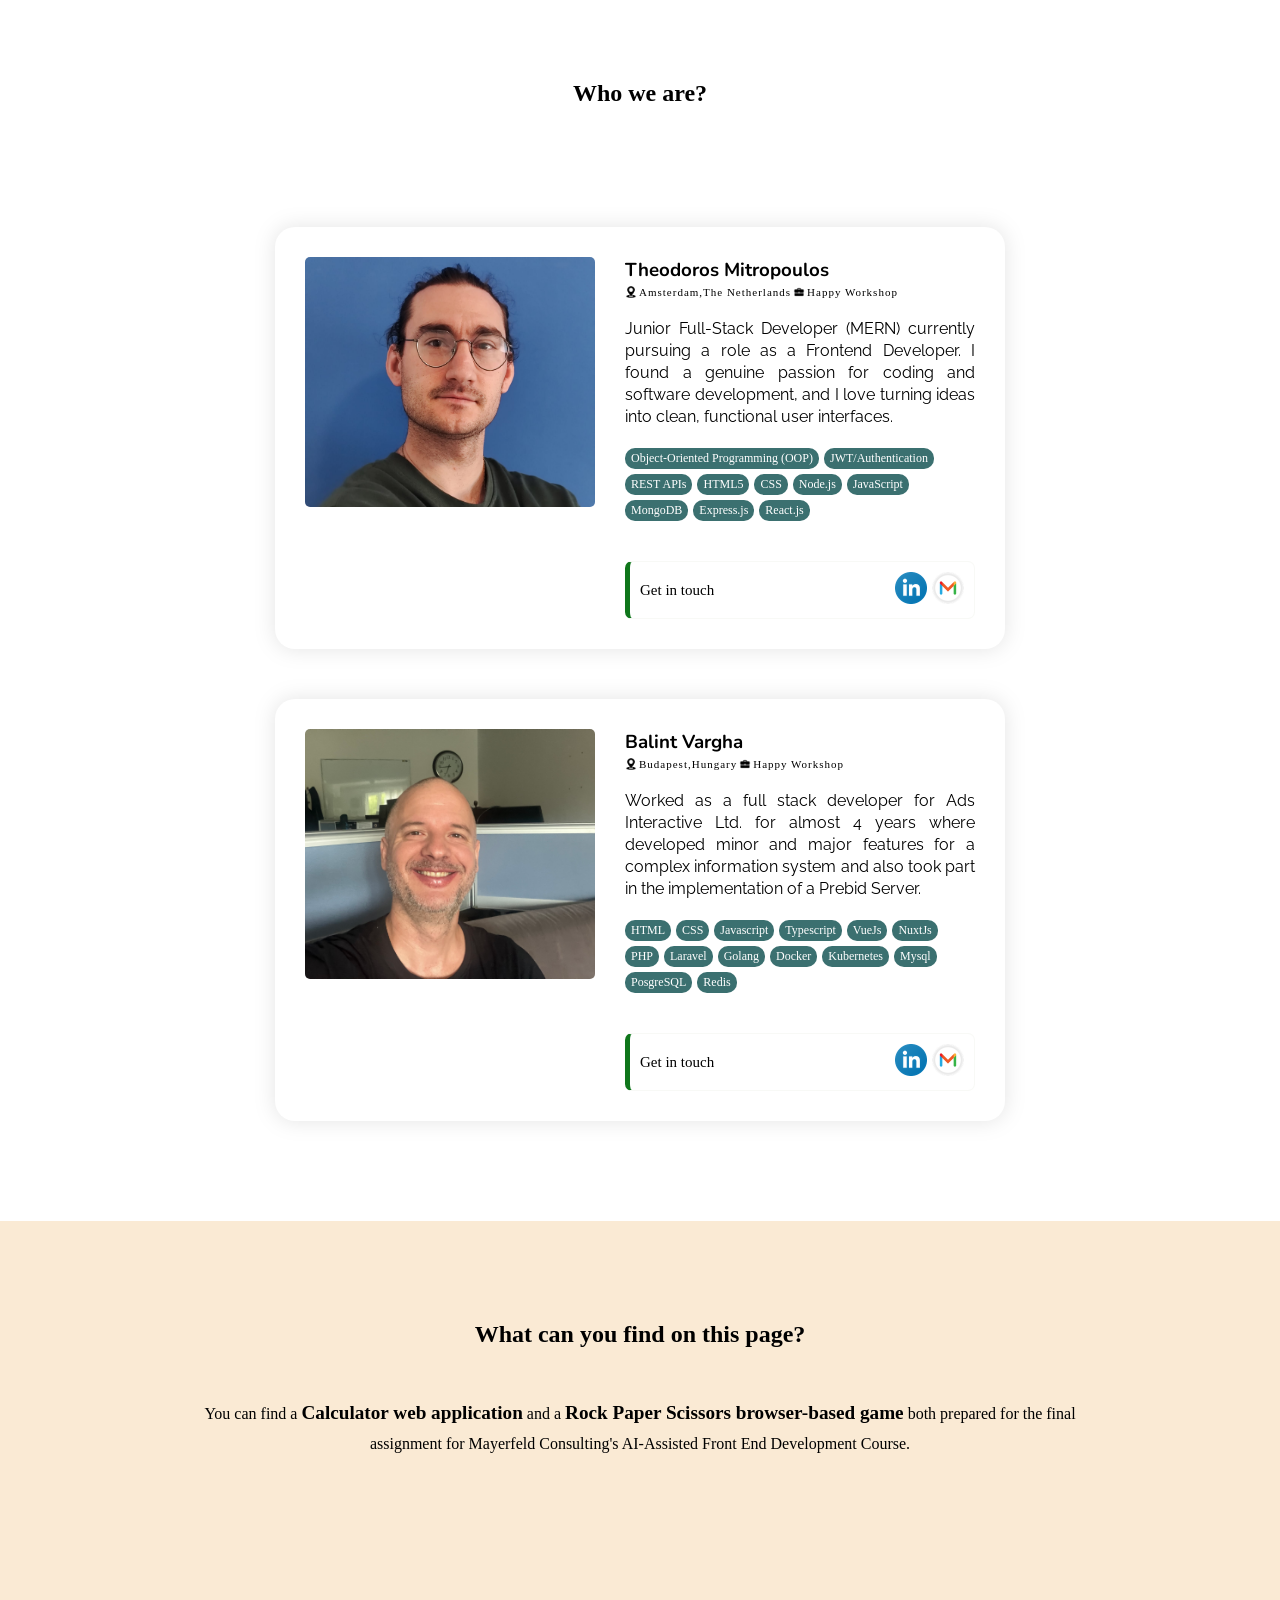
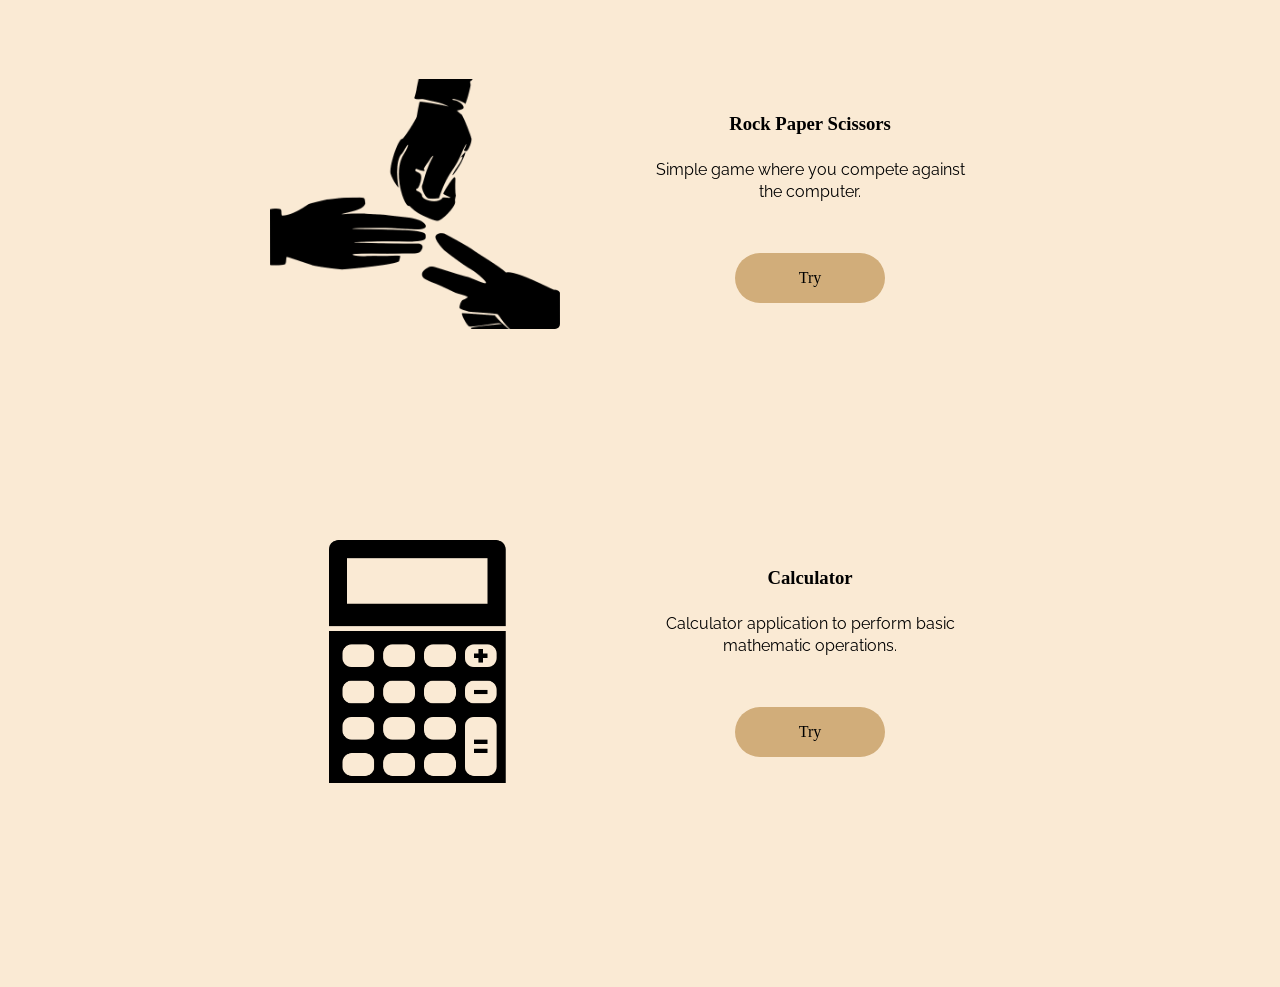
<file: index.html>
<!doctype html>
<html lang="en">
  <head>
    <meta charset="utf-8" />
    <title>Home</title>
    <meta name="viewport" content="width=device-width, initial-scale=1.0" />
    <link rel="stylesheet" type="text/css" href="css/home.style.css" />
    <link
      rel="stylesheet"
      href="https://fonts.googleapis.com/css?family=Nunito:400,600|Raleway:400,600"
    />
  </head>
  <body id="index">
    <section class="who-we-are">
      <h1>Who we are?</h1>
      <div class="personal-cards">
        <div class="personal-card">
          <picture class="card-picture"
            ><img class="theodor" src="assets/theodor.jpg"
          /></picture>
          <article class="card-information">
            <div class="card-header">
              <h3>Theodoros Mitropoulos</h3>
              <address>
                <img class="icon" src="assets/location.png" /><span
                  class="header-subtitle"
                  >Amsterdam,The Netherlands</span
                ><img class="icon" src="assets/briefcase.png" /><span
                  class="header-subtitle"
                  >Happy Workshop</span
                >
              </address>
            </div>
            <p>
              Junior Full-Stack Developer (MERN) currently pursuing a role as a
              Frontend Developer. I found a genuine passion for coding and
              software development, and I love turning ideas into clean,
              functional user interfaces.
            </p>
            <ul class="horizontal-list">
              <li class="skill">Object-Oriented Programming (OOP)</li>
              <li class="skill">JWT/Authentication</li>
              <li class="skill">REST APIs</li>
              <li class="skill">HTML5</li>
              <li class="skill">CSS</li>
              <li class="skill">Node.js</li>
              <li class="skill">JavaScript</li>
              <li class="skill">MongoDB</li>
              <li class="skill">Express.js</li>
              <li class="skill">React.js</li>
            </ul>
            <div class="card-footer">
              <span class="get-in-touch">Get in touch</span>
              <ul class="horizontal-list">
                <a href="https://www.linkedin.com/in/theodoros-webdeveloper/"
                  ><img class="icon" src="assets/linkedin.png"
                /></a>
                <a href="mailto:theodor.mitropoulos@yahoo.com"
                  ><img class="icon" src="assets/gmail.png"
                /></a>
              </ul>
            </div>
          </article>
        </div>
        <div class="personal-card">
          <picture class="card-picture"
            ><img src="assets/balint.jpeg"
          /></picture>
          <article class="card-information">
            <div class="card-header">
              <h3>Balint Vargha</h3>
              <address>
                <img class="icon" src="assets/location.png" /><span
                  class="header-subtitle"
                  >Budapest,Hungary</span
                ><img class="icon" src="assets/briefcase.png" /><span
                  class="header-subtitle"
                  >Happy Workshop</span
                >
              </address>
            </div>
            <p>
              Worked as a full stack developer for Ads Interactive Ltd. for
              almost 4 years where developed minor and major features for a
              complex information system and also took part in the
              implementation of a Prebid Server.
            </p>

            <ul class="horizontal-list">
              <li class="skill">HTML</li>
              <li class="skill">CSS</li>
              <li class="skill">Javascript</li>
              <li class="skill">Typescript</li>
              <li class="skill">VueJs</li>
              <li class="skill">NuxtJs</li>
              <li class="skill">PHP</li>
              <li class="skill">Laravel</li>
              <li class="skill">Golang</li>
              <li class="skill">Docker</li>
              <li class="skill">Kubernetes</li>
              <li class="skill">Mysql</li>
              <li class="skill">PosgreSQL</li>
              <li class="skill">Redis</li>
            </ul>
            <div class="card-footer">
              <span class="get-in-touch">Get in touch</span>
              <ul class="horizontal-list">
                <a href="https://www.linkedin.com/in/bálint-vargha-785854396/"
                  ><img class="icon" src="assets/linkedin.png"
                /></a>
                <a href="mailto:varghabalint@gmail.com"
                  ><img class="icon" src="assets/gmail.png"
                /></a>
              </ul>
            </div>
          </article>
        </div>
      </div>
    </section>
    <section class="whats-on-the-page">
      <div class="whats-on-the-page-banner">
        <h1>What can you find on this page?</h1>
        <p>
          You can find a
          <span class="accent">Calculator web application</span> and a
          <span class="accent">Rock Paper Scissors browser-based game</span>
          both prepared for the final assignment for Mayerfeld Consulting's
          AI-Assisted Front End Development Course.
        </p>
      </div>
      <div class="app-cards">
        <div class="app-card">
          <picture class="app-card-picture"
            ><img src="assets/rpsImage.png"
          /></picture>
          <article class="app-card-information">
            <div class="app-card-header">
              <h3>Rock Paper Scissors</h3>
              <p class="app-card-description">
                Simple game where you compete against the computer.
              </p>
            </div>
            <a href="pages/rock-paper-scissors.html" class="app-card-action"
              >Try</a
            >
          </article>
        </div>

        <div class="app-card">
          <picture class="app-card-picture"
            ><img src="assets/calculatorImage.png"
          /></picture>
          <article class="app-card-information">
            <div class="app-card-header">
              <h3>Calculator</h3>
              <p class="app-card-description">
                Calculator application to perform basic mathematic operations.
              </p>
            </div>
            <a href="pages/calculator.html" class="app-card-action">Try</a>
          </article>
        </div>
      </div>
    </section>
  </body>
</html>
</file>
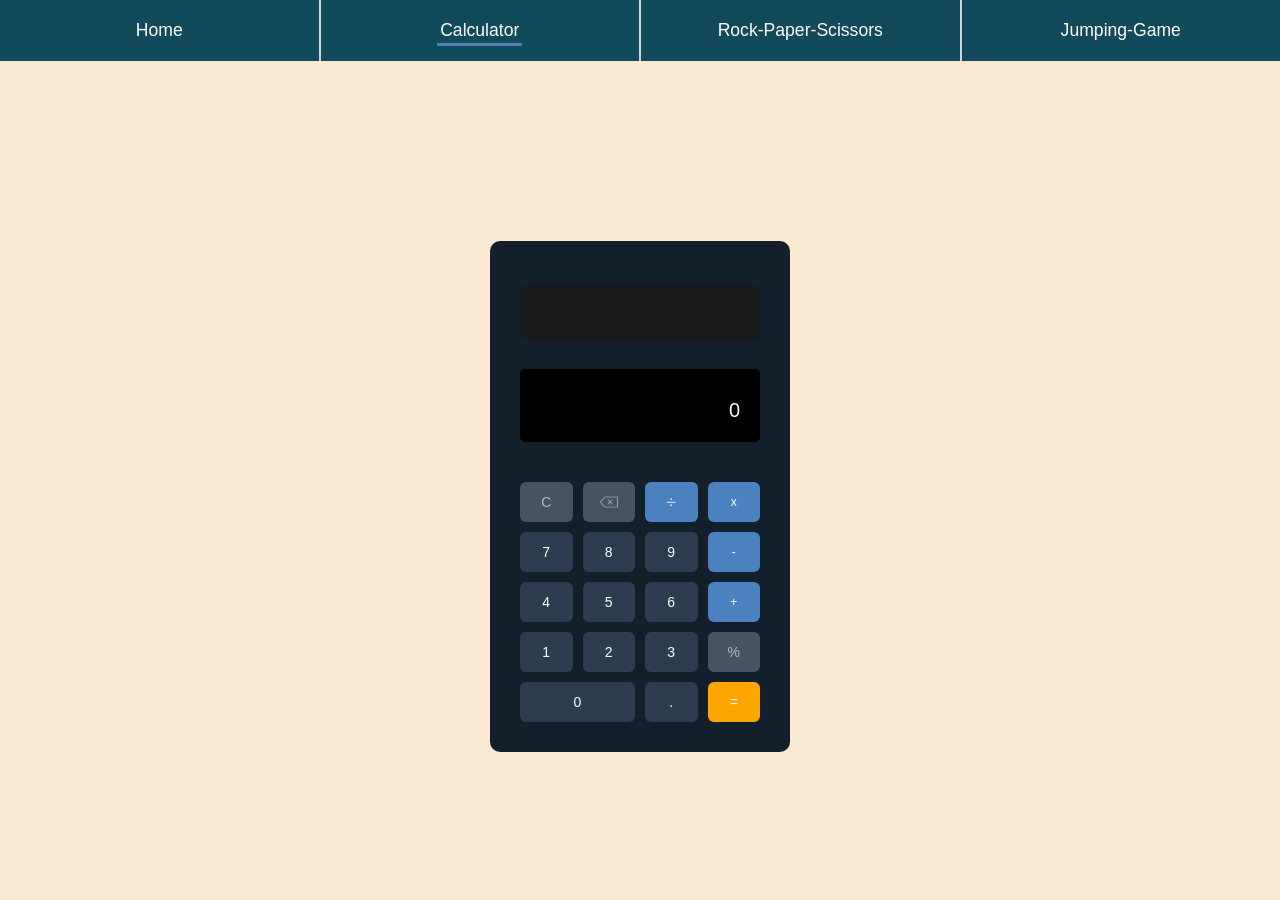
<file: pages/calculator.html>
<!doctype html>
<html lang="en">
  <head>
    <meta charset="UTF-8" />
    <meta name="viewport" content="width=device-width, initial-scale=1.0" />
    <link rel="stylesheet" type="text/css" href="../css/calculator.style.css" />
    <title>Calculator</title>
    <script src="../js/common.js" defer></script>
    <script src="../js/calculator.js" defer></script>
  </head>
  <body>
    <header>
      <nav class="nav-container">
        <div class="nav-menu">
          <ul class="nav-links">
            <li><a href="../index.html">Home</a></li>
            <li><a href="./calculator.html" class="active">Calculator</a></li>
            <li>
              <a href="./rock-paper-scissors.html">Rock-Paper-Scissors</a>
            </li>
            <li><a href="./jumping-game.html">Jumping-Game</a></li>
          </ul>
        </div>
      </nav>
    </header>
    <!-- Calculator Body -->
    <main>
      <!-- Calculator Screen -->
      <section id="screensContainer">
        <!-- First screen to save from '12+5' the '12+'-->
        <label for="firstScreen"></label>
        <input id="firstScreen" readonly type="text" title="screen" />
        <!-- Second screen to save from '12+5' the '5'-->
        <label for="secondScreen"></label>
        <input
          id="secondScreen"
          readonly
          type="text"
          title="screen"
          placeholder="0"
        />
      </section>
      <!-- Calculator main body // Buttons container -->
      <section id="buttonsContainer">
        <!-- First row buttons container -->
        <div id="firstRowBtns">
          <button type="button" class="globalOp" onclick="clearScreen()">
            C
          </button>
          <button type="button" class="globalOp" onclick="deleteInput()">
            <img
              class="grayImage"
              src="../assets/delete-btn-icon.png"
              alt="delete button"
              width="10"
            />
          </button>
          <button type="button" class="operator" onclick="addOperate('/')">
            <img
              class="whiteImage"
              src="../assets/divide-btn-icon.png"
              alt="divide button"
              width="10"
            />
          </button>
          <button type="button" class="operator" onclick="addOperate('*')">
            x
          </button>
        </div>
        <!-- Second row buttons container -->
        <div id="secondRowBtns">
          <button type="button" onclick="addNumber(7)">7</button>
          <button type="button" onclick="addNumber(8)">8</button>
          <button type="button" onclick="addNumber(9)">9</button>
          <button type="button" class="operator" onclick="addOperate('-')">
            -
          </button>
        </div>
        <!-- Third row buttons container -->
        <div id="thirdRowBtns">
          <button type="button" onclick="addNumber(4)">4</button>
          <button type="button" onclick="addNumber(5)">5</button>
          <button type="button" onclick="addNumber(6)">6</button>
          <button type="button" class="operator" onclick="addOperate('+')">
            +
          </button>
        </div>
        <!-- Fourth row buttons container -->
        <div id="fourthRowBtns">
          <button type="button" onclick="addNumber(1)">1</button>
          <button type="button" onclick="addNumber(2)">2</button>
          <button type="button" onclick="addNumber(3)">3</button>
          <button type="button" class="globalOp" onclick="transform()">
            %
          </button>
        </div>
        <!-- Fifth row buttons container -->
        <div id="fifthRowBtns">
          <button type="button" onclick="addNumber(0)">0</button>
          <button type="button" class="single" onclick="addDecimal('.')">.</button>
          <button type="button" class="single calcOperator" onclick="operate()">
            =
          </button>
        </div>
      </section>
    </main>
  </body>
</html>
</file>
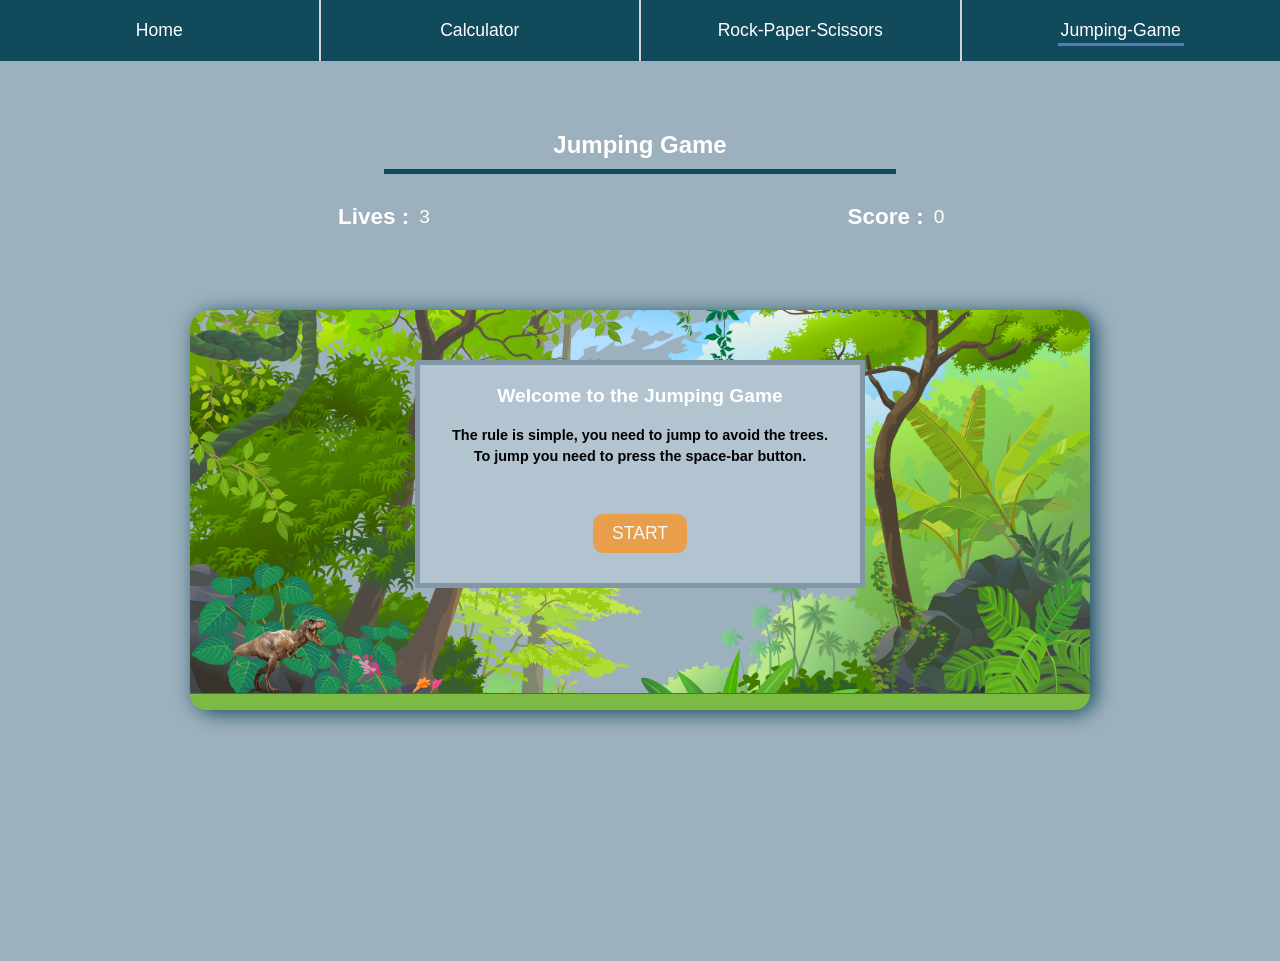
<file: pages/jumping-game.html>
<!doctype html>
<html lang="en">
  <head>
    <meta charset="UTF-8" />
    <meta name="viewport" content="width=device-width, initial-scale=1.0" />
    <title>Jumping Game</title>
    <link
      rel="stylesheet"
      type="text/css"
      href="../css/jumping-game.style.css"
    />
    <script src="../js/common.js" defer></script>
    <script src="../js/jumping-game.js" defer></script>
  </head>
  <body id="jumping-game">
    <header>
      <nav class="nav-container">
        <div class="nav-menu">
          <ul class="nav-links">
            <li><a href="../index.html">Home</a></li>
            <li><a href="./calculator.html" class="active">Calculator</a></li>
            <li>
              <a href="./rock-paper-scissors.html">Rock-Paper-Scissors</a>
            </li>
            <li><a href="./jumping-game.html">Jumping-Game</a></li>
          </ul>
        </div>
      </nav>
    </header>
    <section class="gameWindow">
      <h1 id="game-title">Jumping Game</h1>
      <div id="info-board">
        <div id="lifes-container">
          <h3>Lives :</h3>
          <p id="lives"></p>
        </div>
        <div id="score-container">
          <h3>Score :</h3>
          <p id="score"></p>
        </div>
      </div>
      <div id="end-game-board">
        <h3>GAME OVER</h3>
        <p>Final Score</p>
        <p>0</p>
        <button type="button">RESTART GAME</button>
      </div>
      <div class="gameCanvas">
        <div id="starting-board">
          <h2 id="greeting-text">Welcome to the Jumping Game</h2>
          <p id="guide-text1">
            The rule is simple, you need to jump to avoid the trees.
          </p>
          <p id="guide-text2">
            To jump you need to press the space-bar button.
          </p>
          <button id="start-btn" type="button" onclick="startGame()">
            START
          </button>
        </div>
        <div id="player"><img src="../assets/player.png" /></div>
        <div class="gameBase"></div>
        <div class="gameTerrain"></div>
      </div>
      <div id="control-container">
        <button
          id="resume-btn-container"
          class="btn-container"
          onclick="startGame()"
        >
          <img
            id="resume-btn"
            class="btn-image"
            src="../assets/play-button-icon.png"
          />
        </button>
        <button
          id="pause-btn-container"
          class="btn-container"
          onclick="pauseGame()"
        >
          <img
            id="pause-btn"
            class="btn-image"
            src="../assets/pause-button-icon.png"
          />
        </button>
      </div>
    </section>
  </body>
</html>
</file>
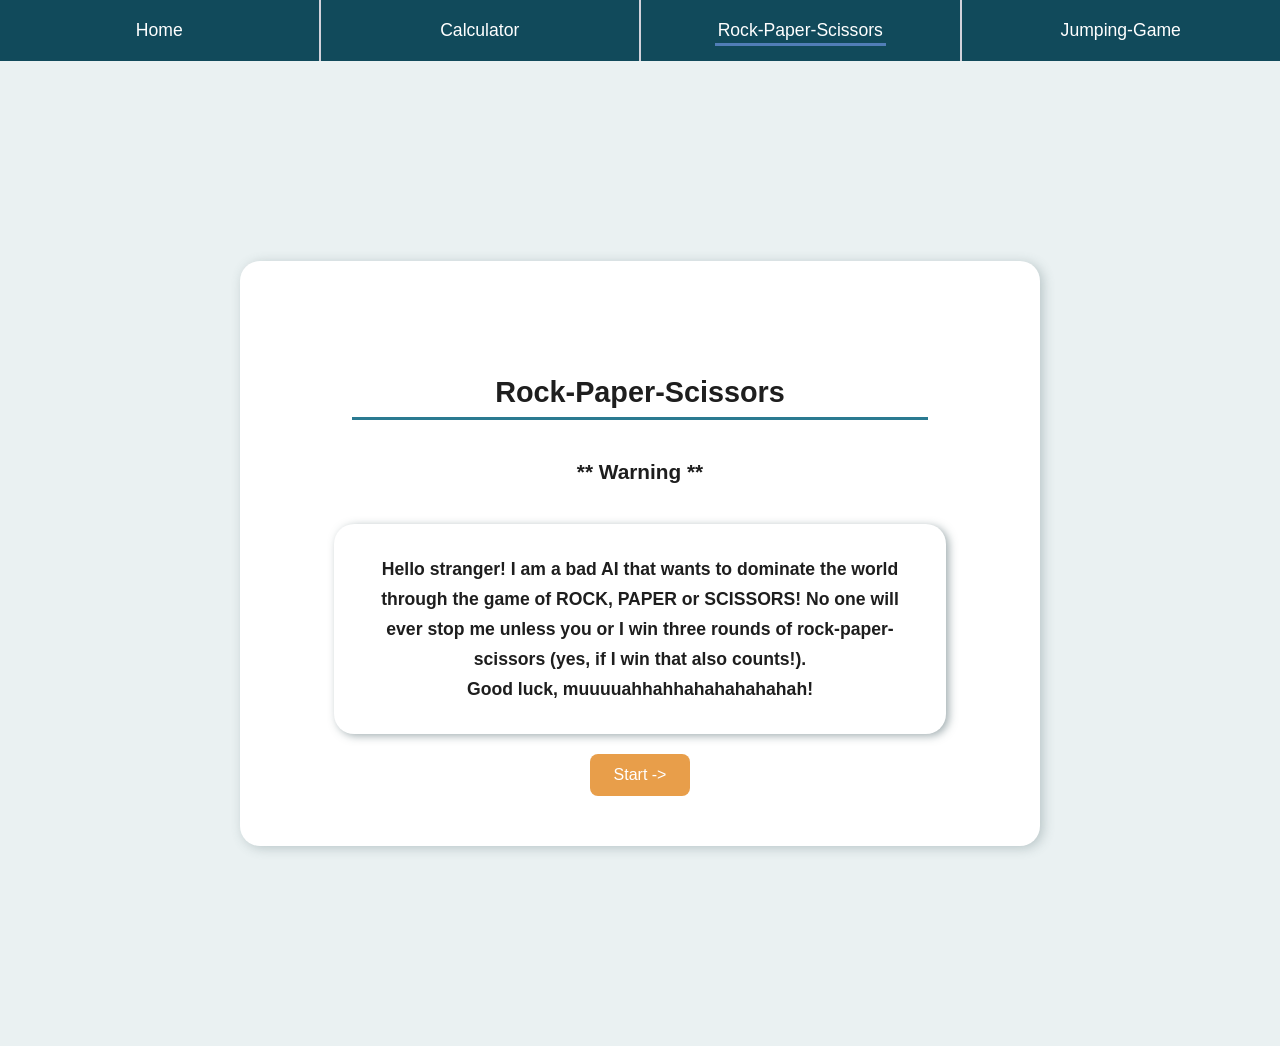
<file: pages/rock-paper-scissors.html>
<!doctype html>
<html lang="en">
  <head>
    <meta charset="UTF-8" />
    <meta name="viewport" content="width=device-width, initial-scale=1.0" />
    <title>Rock Paper Scissors</title>
    <link rel="stylesheet" href="../css/rock-paper-scissors.style.css" />
    <script src="../js/common.js" defer></script>
    <script src="../js/rock-paper-scissors.js" defer></script>
  </head>
  <body id="rock-paper-scissors">
    <header>
      <nav class="nav-container">
        <div class="nav-menu">
          <ul class="nav-links">
            <li><a href="../index.html">Home</a></li>
            <li><a href="./calculator.html" class="active">Calculator</a></li>
            <li>
              <a href="./rock-paper-scissors.html">Rock-Paper-Scissors</a>
            </li>
            <li><a href="./jumping-game.html">Jumping-Game</a></li>
          </ul>
        </div>
      </nav>
    </header>
    <section class="contentArea">
      <h1>Rock-Paper-Scissors</h1>
      <article class="interactiveArea">
        <h2 class="stepTitle warning"></h2>
        <h4 class="stepDescription"></h4>
        <button class="stepForward"></button>
        <h2 class="roundTitle"></h2>
        <h4 class="roundInstructions"></h4>
        <div class="roundChoices">
          <button id="rock"></button>
          <button id="paper"></button>
          <button id="scissors"></button>
        </div>
      </article>
    </section>
  </body>
</html>
</file>
<file: css/home.style.css>
:root {
  --background: #faead4;
}

* {
  box-sizing: border-box;
  margin: 0;
  padding: 0;
}

#index {
  display: flex;
  flex-direction: column;
  gap: 100px;
  margin: 80px 0 0 0;
}

.who-we-are {
  display: flex;
  flex-direction: column;
  justify-content: space-around;
  align-items: center;
  flex: 1;
  gap: 120px;
}
.whats-on-the-page {
  display: flex;
  flex-direction: column;
  background-color: var(--background);
  align-items: center;
  justify-content: center;
  width: 100vw;
  flex: 1;
  padding: 100px;
  gap: 120px;
}

.whats-on-the-page-banner {
  display: flex;
  flex-direction: column;
  align-items: center;
  justify-content: center;
  flex: 1;
  gap: 50px;
}

.whats-on-the-page p {
  max-width: 900px;
  line-height: 30px;
  text-align: center;
}

.personal-cards {
  display: flex;
  gap: 50px;
  flex-wrap: wrap;
  justify-content: center;
}
.personal-card {
  min-width: 700px;
  display: flex;
  padding: 30px;
  gap: 30px;
  box-shadow: 0px 0px 20px 1px rgba(126, 126, 126, 0.198);
  border-radius: 20px;
  transition: 1000ms;
}

.personal-card:hover {
  transform: scale(1.03);
  transition: 1000ms;
}
.card-information {
  max-width: 350px;
  display: flex;
  flex-direction: column;
  text-align: justify;
  gap: 20px;
}
.card-information h3 {
  font-family: "Nunito";
}
.card-information p,
.app-card-information p {
  display: flex;
  flex-wrap: wrap;
  font-family: "Raleway";
  line-height: 22px;
}
.card-header {
  display: flex;
  flex-direction: column;
  gap: 3px;
}
.card-picture img,
.app-card-picture img {
  width: 290px;
  height: 250px;
  border-radius: 5px;
  object-fit: cover;
}

.theodor {
  object-position: 100% 25%;
}
address {
  font-style: normal;
  display: flex;
  gap: 2px;
  font-size: 11px;
  letter-spacing: 1px;
}

.accent {
  font-size: 1.2rem;
  font-weight: 600;
}
.icon {
  width: 32px;
  cursor: pointer;
}
address img.icon {
  width: 12px;
}

.horizontal-list {
  display: flex;
  flex-direction: row;
  flex-wrap: wrap;
  gap: 5px;
}

.skill {
  list-style-type: none;
  background-color: rgb(59, 112, 112);
  color: white;
  padding: 3px 6px;
  border-radius: 10px;
  font-size: 12px;
}
.card-footer {
  display: flex;
  width: 100%;
  justify-content: space-between;
  align-items: center;
  margin-top: 20px;
  border: 1px solid #a9b69b16;
  border-left: 5px solid #0f761b;
  padding: 10px;
  border-radius: 7px;
  transition: 1000ms;
}

.card-footer:hover {
  transition: 1000ms;
  box-shadow: 0px 0px 20px 5px rgba(157, 157, 157, 0.321);
}
.get-in-touch {
  color: black;
  font-size: 15px;
}
.app-cards {
  display: flex;
  justify-content: center;
  flex-direction: column;
  flex: 1;
  background-color: var(--background);
  align-items: center;
  width: 100vw;
}
.app-card {
  display: flex;
  width: 100%;
  justify-content: center;
  gap: 50px;
  padding: 100px 0;
}

.app-card:hover {
  transition: 1000ms;
  box-shadow: 0px 0px 20px 5px rgba(0, 0, 0, 0.37);
  background-color: white;
}

.app-card-information {
  display: flex;
  flex-direction: column;
  gap: 20px;
  padding: 30px 40px;
  max-width: 400px;
  align-items: center;
  justify-content: space-between;
  text-align: center;
  line-height: 30px;
}

.app-card-header {
  display: flex;
  flex-direction: column;
  gap: 20px;
}

.app-card-action {
  padding: 10px;
  background-color: #d1ad7a;
  width: 150px;
  text-decoration: none;
  cursor: pointer;
  border-radius: 50px;
  color: black;
}
@media (max-width: 768px) {
  #index {
    margin: 100px 0 0 0;
  }

  .personal-cards {
    flex-direction: column;
    gap: 30px;
    margin: 0 30px;
  }
  .personal-card {
    flex-direction: column;
    max-width: 400px;
    min-width: 250px;
    padding: 20px;
    gap: 7px;
  }
  .card-picture img,
  .app-card-picture img {
    width: 100%;
    height: 40vh;
  }

  .card-information {
    max-width: unset;
    text-align: justify;
    gap: 10px;
  }
  .card-information h3 {
    font-size: 15px;
  }
  .card-information p {
    font-size: 11px;
    line-height: 21px;
  }
  .card-header {
    display: flex;
    flex-direction: column;
    gap: 3px;
  }
  address {
    font-size: 10px;
    letter-spacing: 0;
    gap: 2px;
  }
  address img.icon {
    width: 12px;
  }
  .skill {
    font-size: 11px;
  }
  .card-footer {
    padding: 5px;
    margin-top: 10px;
  }
  .get-in-touch {
    font-size: 11px;
  }
  .icon {
    width: 25px;
  }

  .whats-on-the-page {
    background-color: var(--background);
    align-items: center;
    justify-content: center;
    width: 100vw;
    flex: 1;
    padding: 100px 30px 0 30px;
    text-align: center;
    gap: 130px;
  }

  .whats-on-the-page-banner {
    display: flex;
    flex-direction: column;
    align-items: center;
    justify-content: center;
    flex: 1;
    gap: 50px;
  }

  .whats-on-the-page p {
    max-width: 900px;
    line-height: 30px;
    text-align: justify;
  }

  .app-cards {
    padding: 0;
  }
  .app-card {
    flex-direction: column;
    gap: 50px;
    align-items: center;
    padding: 90px 0;
  }
  .app-card-picture img {
    width: 200px;
  }
  .app-card-header {
    gap: 5px;
  }
  .app-card-information {
    gap: 50px;
    padding: 20px 30px;
  }
  .app-card-information p {
    font-size: 15px;
    line-height: 25px;
    text-align: center;
  }
  .app-card-action {
    padding: 20px;
    border-radius: 5px;
    font-size: 20px;
  }

  .app-card-action:hover {
    transform: scale(1.04);
    transition: 500ms;
  }
}
</file>
<file: css/calculator.style.css>
:root {
  --background: #faead4;
  --color-primary: rgb(17, 74, 91);
  --color-primary-light: rgb(42, 122, 145);
}

* {
  box-sizing: border-box;
  margin: 0;
  padding: 0;
  font-family: "Fredoka", sans-serif;
}
html {
  background-color: var(--background);
}
body {
  display: flex;
  flex-direction: column;
  gap: 20vh;
}
.nav-links {
  width: 100%;
  background-color: var(--color-primary);
  display: flex;
  flex-direction: column;
  justify-content: center;
  align-items: center;
}

.nav-links > li {
  border-bottom: 2px solid rgb(210, 210, 219);
  width: 100%;
  text-align: center;
  padding: 10px 0;
  transition: 0.6s;
  cursor: pointer;
}

.nav-links > li > a {
  text-decoration: none;
  color: white;
  font-size: 1.1rem;
  padding:3px;
}

.nav-links > li:hover {
  background-color: var(--color-primary-light);
}
main {
  align-self: center;
  padding: 30px;
  background-color: rgb(19, 31, 43);
  border-radius: 10px;
  display: flex;
  flex-direction: column;
  gap: 40px;
  justify-self: center;
  max-width: 300px;
}
#screensContainer {
  display: flex;
  flex-direction: column;
  gap: 15px;
}

#screensContainer #firstScreen {
  text-align: end;
  padding: 20px 10px 10px 10px;
  font-size: 20px;
  background-color: rgb(26, 26, 26);
  color: rgb(214, 214, 214);
  border: none;
  border-radius: 5px;
}

#screensContainer #secondScreen {
  text-align: end;
  padding: 30px 20px 20px 20px;
  font-size: 20px;
  background-color: black;
  color: white;
  border: none;
  border-radius: 5px;
}

input::placeholder {
  color: white;
}

#buttonsContainer {
  display: flex;
  flex-direction: column;
  gap: 10px;
}

#buttonsContainer div {
  display: flex;
  gap: 0 10px;
}
button {
  width: 100%;
  height: 40px;
  background-color: rgb(45, 60, 80);
  border: none;
  font-size: 14px;
  border-radius: 6px;
  display: flex;
  align-items: center;
  justify-content: center;
  color: white;
  cursor: pointer;
}

button.operator {
  background-color: #4b81be;
  font-size: 12px;
}
button.globalOp {
  background-color: #475362;
  color: #b2b8be;
}

button.single {
  flex-shrink: 1.5;
}
button.calcOperator {
  background-color: orange;
}
img.whiteImage {
  filter: brightness(0) saturate(100%) invert(100%) sepia(100%) saturate(0%)
    hue-rotate(238deg) brightness(105%) contrast(101%);
  height: 30px;
  width: 20px;
}

img.grayImage {
  filter: brightness(0) saturate(100%) invert(87%) sepia(15%) saturate(125%)
    hue-rotate(169deg) brightness(86%) contrast(80%);
  height: 18px;
  width: 18px;
}

.activeLink {
  border-left: 3px solid #517eb8;
  border-bottom: none;
}
@media (max-width: 768px) {
  body {
    gap: 10vh;
  }
  main {
    margin: 30px;
    gap: 30px;
  }

  #screensContainer {
    display: flex;
    flex-direction: column;
    gap: 10px;
  }

  #screensContainer #firstScreen {
    text-align: end;
    padding: 15px 7px 7px 7px;
    font-size: 18px;
    background-color: rgb(26, 26, 26);
    color: rgb(214, 214, 214);
    border: none;
    border-radius: 5px;
  }

  #screensContainer #secondScreen {
    text-align: end;
    padding: 23px 11px 11px 11px;
    font-size: 18px;
    background-color: black;
    color: white;
    border: none;
    border-radius: 5px;
  }
}

@media screen and (min-width: 1025px) {
  .nav-links {
    flex-direction: row;
  }

  .nav-links > li {
    list-style: none;
    padding: 20px 0;
    border-right: 2px solid rgb(210, 210, 219);
    flex: 1;
    border-bottom: none;
  }

  .nav-links > li:last-child {
    border: none;
  }

  .activeLink {
    border-bottom: 3px solid #517eb8;
    border-left: none;
  }
}
</file>
<file: css/jumping-game.style.css>
:root {
  --color-primary: rgb(17, 74, 91);
  --color-primary-dark: rgb(10, 48, 60);
  --color-primary-light: rgb(42, 122, 145);
  --color-accent: rgb(232, 158, 74);
  --color-body-bg: rgb(245, 247, 248);
  --color-text: rgb(30, 30, 30);
  --color-container-bg: rgb(255, 255, 255);
}

* {
  box-sizing: border-box;
  margin: 0;
  padding: 0;
  font-family: "Fredoka", sans-serif;
}

body {
  overflow-y: hidden;
}

/* START NAVBAR */

.nav-links {
  width: 100%;
  background-color: var(--color-primary);
  display: flex;
  flex-direction: column;
  justify-content: center;
  align-items: center;
}

.nav-links > li {
  border-bottom: 2px solid rgb(210, 210, 219);
  width: 100%;
  text-align: center;
  padding: 10px 0;
  transition: 0.6s;
  cursor: pointer;
}

.nav-links > li > a {
  text-decoration: none;
  color: white;
  font-size: 1.1rem;
  padding:3px;
}

.nav-links > li:hover {
  background-color: var(--color-primary-light);
}

/* END NAVBAR */

/* START GAME INFO */

#game-title {
  margin-top: 70px;
  color: white;
  border-bottom: 5px solid var(--color-primary);
  width: 40vw;
  text-align: center;
  padding-bottom: 10px;
}

#info-board {
  width: 80vw;
  display: flex;
  align-items: center;
  color: white;
  font-size: 1.2rem;
}

#lifes-container {
  flex: 1;
  display: flex;
  flex-direction: row;
  align-items: center;
  justify-content: center;
  gap: 10px;
}

#score-container {
  flex: 1;
  display: flex;
  flex-direction: row;
  align-items: center;
  justify-content: center;
  gap: 10px;
}

/* END GAME INFO */

/* START GAME DISPLAY */

.gameWindow {
  background-color: rgb(157, 176, 189);
  height: 100vh;
  display: flex;
  flex-direction: column;
  align-items: center;
  gap: 30px;
}
.gameCanvas {
  height: 400px;
  width: 900px;
  border-radius: 20px;
  box-shadow: 5px 3px 20px rgb(17, 74, 91);
  background-image: url("../assets/game-background-image.png");
  background-position: center;
  background-repeat: none;
  background-size: cover;
  margin: 50px 0;
  position: relative;
}

#starting-board {
  border: 5px solid rgb(129, 151, 166);
  width: 50%;
  margin: 50px auto 0 auto;
  display: flex;
  flex-direction: column;
  align-items: center;
  justify-content: center;
  background-color: rgb(178, 196, 208);
}

#greeting-text {
  color: white;
  margin-top: 20px;
  font-size: 1.2rem;
}

#guide-text1 {
  font-weight: bold;
  font-size: 0.9rem;
  margin-top: 20px;
}

#guide-text2 {
  font-weight: bold;
  font-size: 0.9rem;
  margin-top: 5px;
}

#start-btn {
  margin: 50px 0 30px 0;
  background-color: var(--color-accent);
  padding: 9px 19px;
  border: none;
  font-size: 1.1rem;
  border-radius: 10px;
  color: var(--color-body-bg);
  cursor: pointer;
  transition: 0.5s;
}

#start-btn:hover {
  background-color: rgb(180, 127, 30);
}

#player {
  position: absolute;
  bottom: 11px;
  left: 40px;
}

#player > img {
  width: 100px;
  height: 80px;
}

.gameBase {
  position: absolute;
  bottom: 15px;
  display: block;
  width: 900px;
  height: 2px;
  background-color: rgb(140, 91, 22);
}
.gameTerrain {
  position: absolute;
  bottom: 0;
  display: block;
  width: 900px;
  height: 16px;
  background-color: rgb(124, 186, 67);
  border-bottom-left-radius: 20px;
  border-bottom-right-radius: 20px;
}

.gameTerrain div {
  background-color: rgb(136, 27, 27);
  height: 200px;
}

#control-container {
  width: 40vw;
  display: none;
}

.btn-container {
  background-color: transparent;
  flex: 1;
  border: none;
}

.btn-image {
  width: 50px;
  cursor: pointer;
}

#end-game-board {
  display: none;
}


  .activeLink {
    border-left: 3px solid #517eb8;
    border-bottom:none;
  }
/* END GAME DISPLAY */

@media screen and (min-width: 1025px) {
  .nav-links {
    flex-direction: row;
  }

  .nav-links > li {
    list-style: none;
    padding: 20px 0;
    border-right: 2px solid rgb(210, 210, 219);
    flex: 1;
    border-bottom: none;
  }

  .nav-links > li:last-child {
    border: none;
  }

  .activeLink {
    border-bottom: 3px solid #517eb8;
    border-left:none;
  }
}
</file>
<file: css/rock-paper-scissors.style.css>
:root {
  --color-primary: rgb(17, 74, 91);
  --color-primary-dark: rgb(10, 48, 60);
  --color-primary-light: rgb(42, 122, 145);
  --color-accent: rgb(232, 158, 74);
  --color-body-bg: rgb(245, 247, 248);
  --color-text: rgb(30, 30, 30);
  --color-container-bg: rgb(255, 255, 255);
}

* {
  box-sizing: border-box;
  margin: 0;
  padding: 0;
  font-family: "Fredoka", sans-serif;
}

body {
  background-color: var(--color-body-bg);
  color: var(--color-text);
}

/* BASE STYLES */

#rock-paper-scissors {
  background-color: rgb(234, 241, 242);
  color: var(--color-text);
}

.nav-links {
  width: 100%;
  background-color: var(--color-primary);
  display: flex;
  flex-direction: column;
  justify-content: center;
  align-items: center;
}

.nav-links > li {
  border-bottom: 2px solid rgb(210, 210, 219);
  width: 100%;
  text-align: center;
  padding: 10px 0;
  transition: 0.6s;
  cursor: pointer;
}

.nav-links > li > a {
  text-decoration: none;
  color: white;
  font-size: 1.1rem;
  padding:3px;
}

.nav-links > li:hover {
  background-color: var(--color-primary-light);
}

.interactiveArea {
  display: flex;
  flex-direction: column;
  justify-content: center;
  align-items: center;
  padding-top: 40px;
}

h1 {
  border-bottom: 3px solid var(--color-primary-light);
  text-align: center;
  padding: 75px 0 7.5px 0;
  font-size: 1.8rem;
  width: 80%;
  margin: 0 auto;
}

.stepTitle {
  width: 100%;
  text-align: center;
  margin-bottom: 40px;
  font-size: 1.3rem;
}

.stepDescription {
  width: 85%;
  text-align: center;
  line-height: 30px;
  padding: 30px;
  border-radius: 20px;
  box-shadow: 3px 2px 8px rgb(71, 95, 101, 0.5);
  margin-bottom: 20px;
}

.stepDescription > p {
  font-size: 1.1rem;
}

.roundTitle {
  margin-top: 10px;
  text-align: center;
  font-size: 1.2rem;
}

.stepForward,
.roundChoices button {
  background-color: var(--color-accent);
  color: white;
  border: none;
  padding: 12px 24px;
  border-radius: 8px;
  font-size: 1rem;
  cursor: pointer;
  transition: 0.3s;
}

.stepForward:hover,
.roundChoices button:hover {
  background-color: rgb(212, 138, 54);
}

.roundChoices {
  display: flex;
  gap: 20px;
  margin-top: 20px;
}

.roundInstructions {
  display: flex;
  flex-direction: column;
  justify-content: center;
  align-items: center;
  padding: 20px;
  width: 80%;
  min-height: 135px;
  line-height: 20px;
  border-radius: 20px;
  box-shadow: 3px 2px 8px rgb(71, 95, 101, 0.5);
  margin-top: 20px;
  text-align: center;
}

.playOptions {
  list-style-type: none;
}
.activeLink {
  border-bottom: none;
  border-left: 3px solid #517eb8;
}
/*  Desktop Screen */

@media screen and (min-width: 1025px) {
  .nav-links {
    flex-direction: row;
  }

  .nav-links > li {
    list-style: none;
    padding: 20px;
    border-right: 2px solid rgb(210, 210, 219);
    flex: 1;
    border-bottom: none;
  }

  .nav-links > li:last-child {
    border: none;
  }

  .contentArea {
    max-width: 800px;
    margin: 200px auto;
    background-color: var(--color-container-bg);
    border-radius: 20px;
    box-shadow: 3px 2px 12px rgba(71, 95, 101, 0.3);
    padding: 40px;
  }
  .activeLink {
    border-bottom: 3px solid #517eb8;
    border-left:none;
  }
}
</file>
